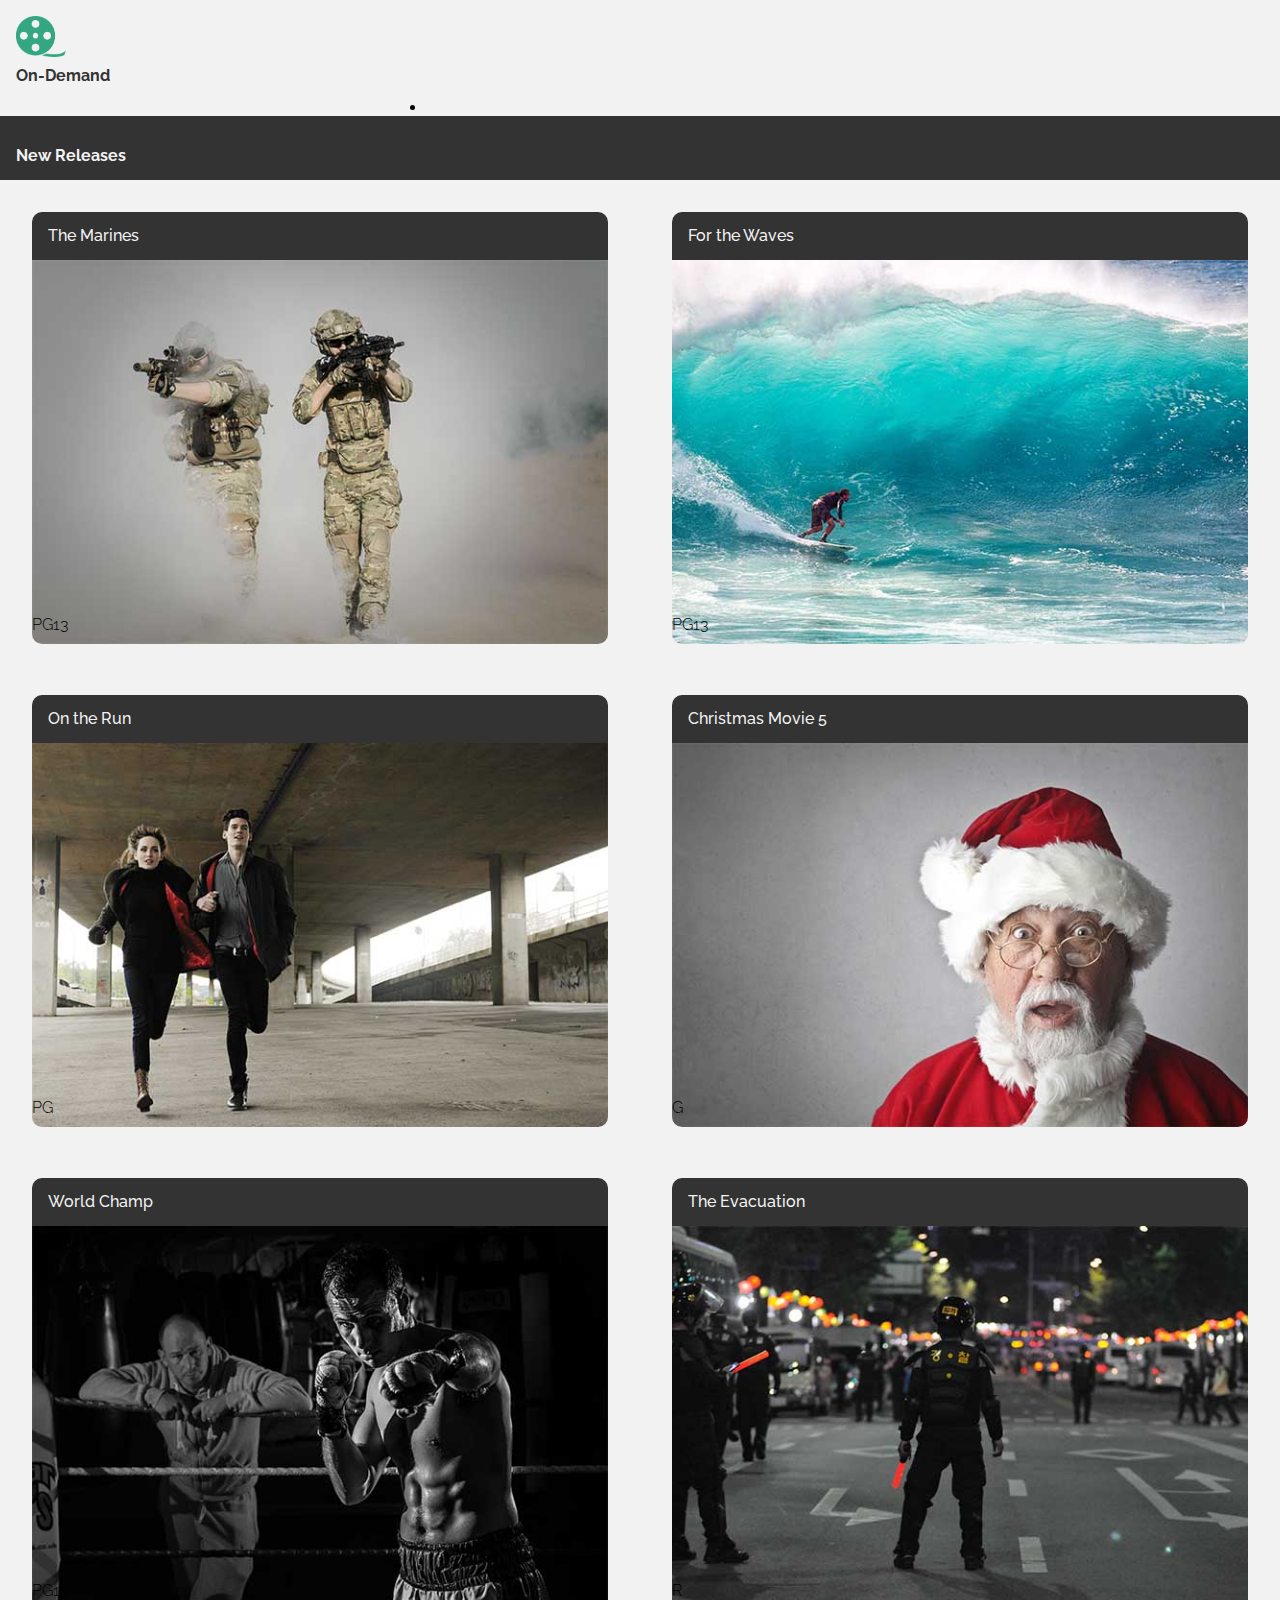
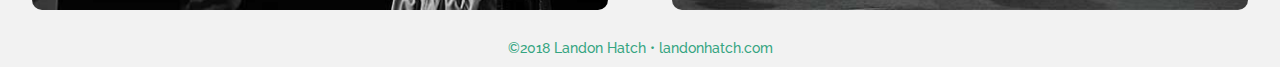
<file: index.html>
<!doctype html>
<html lang="en">
<head>
<meta charset="utf-8">

<title>On-Demad | New Releases</title>


<!-- TELLS PHONES NOT TO LIE ABOUT THEIR WIDTH & stops the font from enlarging when a phone is turned sideways-->
<meta name="viewport" content="width=device-width, initial-scale=1, maximum-scale=1">

<!-- STYLE SHEETS -->
<link href="css/styles.css" rel="stylesheet">
<link href="https://fonts.googleapis.com/css?family=Raleway:300,500" rel="stylesheet">
<link rel="stylesheet" href="https://use.fontawesome.com/releases/v5.5.0/css/all.css" integrity="sha384-B4dIYHKNBt8Bc12p+WXckhzcICo0wtJAoU8YZTY5qE0Id1GSseTk6S+L3BlXeVIU" crossorigin="anonymous">

     
</head>
<body>
<!-- HEADER STARTS HERE -->
	<header>
        <div class="header-div">
            <figure>
            <img src="images/logo.png"/>
            </figure>
            <h1>On-Demand</h1>
        </div>
    </header>
    
    
    
<!-- MAIN STARTS HERE -->
	<main class="clearfix">
        <div id="main-div">
            
            <div class="nav">
                <div class="dropdown">
                            <a class="dropbtn active"><i class="fas fa-film"></i></a>
                                <div class="dropdown-content">
                                    <a href="#">Action</a>
                                    <a href="#">Animation</a>
                                    <a href="#">Chick Flicks</a>
                                    <a href="#">Comedy</a>
                                    <a href="#">Documentary</a>
                                    <a href="#">Drama</a>
                                    <a href="#">History</a>
                                    <a href="#">Horror</a>
                                    <a href="index.html" class="active2">New Releases</a>
                                    <a href="#">Sports</a>
                                </div>
                        </div>
            <ul>
                <li>
                    <a href="search.html"><i class="fas fa-search"></i></a>
                    <a href="account.html"><i class="fas fa-user"></i></a>

                </li>
            </ul>
            </div> <!--end nav-->
            
            <h2>New Releases</h2>
            
            <div class="cards-grid">
           
<div class="card" id="card-1">
    <figure>
        <figcaption>The Marines</figcaption>
        <img src="images/movie1.jpg" alt="hotel">
        <p><i class="fas fa-play-circle"></i></p>
    </figure>
    
    <div class="container">
    <span>PG13</span>
    </div>

</div>
                
<div class="card" id="card-1">
    <figure>
        <figcaption>For the Waves</figcaption>
        <img src="images/movie2.jpg" alt="hotel">
        <p><i class="fas fa-play-circle"></i></p>
    </figure>
    
    <div class="container">
    <span>PG13</span>
    </div>

</div>

<div class="card" id="card-1">
    <figure>
        <figcaption>On the Run</figcaption>
        <img src="images/movie3.jpg" alt="hotel">
        <p><i class="fas fa-play-circle"></i></p>
    </figure>
    
    <div class="container">
    <span>PG</span>
    </div>

</div>
                
<div class="card" id="card-1">
    <figure>
        <figcaption>Christmas Movie 5</figcaption>
        <img src="images/movie4.jpg" alt="hotel">
        <p><i class="fas fa-play-circle"></i></p>
    </figure>
    
    <div class="container">
    <span>G</span>
    </div>

</div>
                
<div class="card" id="card-1">
    <figure>
        <figcaption>World Champ</figcaption>
        <img src="images/movie5.jpg" alt="hotel">
        <p><i class="fas fa-play-circle"></i></p>
    </figure>
    
    <div class="container">
    <span>PG13</span>
    </div>

</div>
                
<div class="card" id="card-1">
    <figure>
        <figcaption>The Evacuation</figcaption>
        <img src="images/movie6.jpg" alt="hotel">
        <p><i class="fas fa-play-circle"></i></p>
    </figure>
    
    <div class="container">
    <span>R</span>
    </div>

</div>
            
       

            </div> <!-- end grid -->
        </div> <!-- end main div -->
        </main>
    


        <!-- FOOTER STARTS HERE -->  
    <div class="footer-div">
    <footer>
    <p id="footer-text">©2018 Landon Hatch • <a href="www.landonhatch.com">landonhatch.com</a></p>
    </footer>
    </div>
    

    <script src="js/main.js"></script>
    
    
</body>    
</html>
</file>
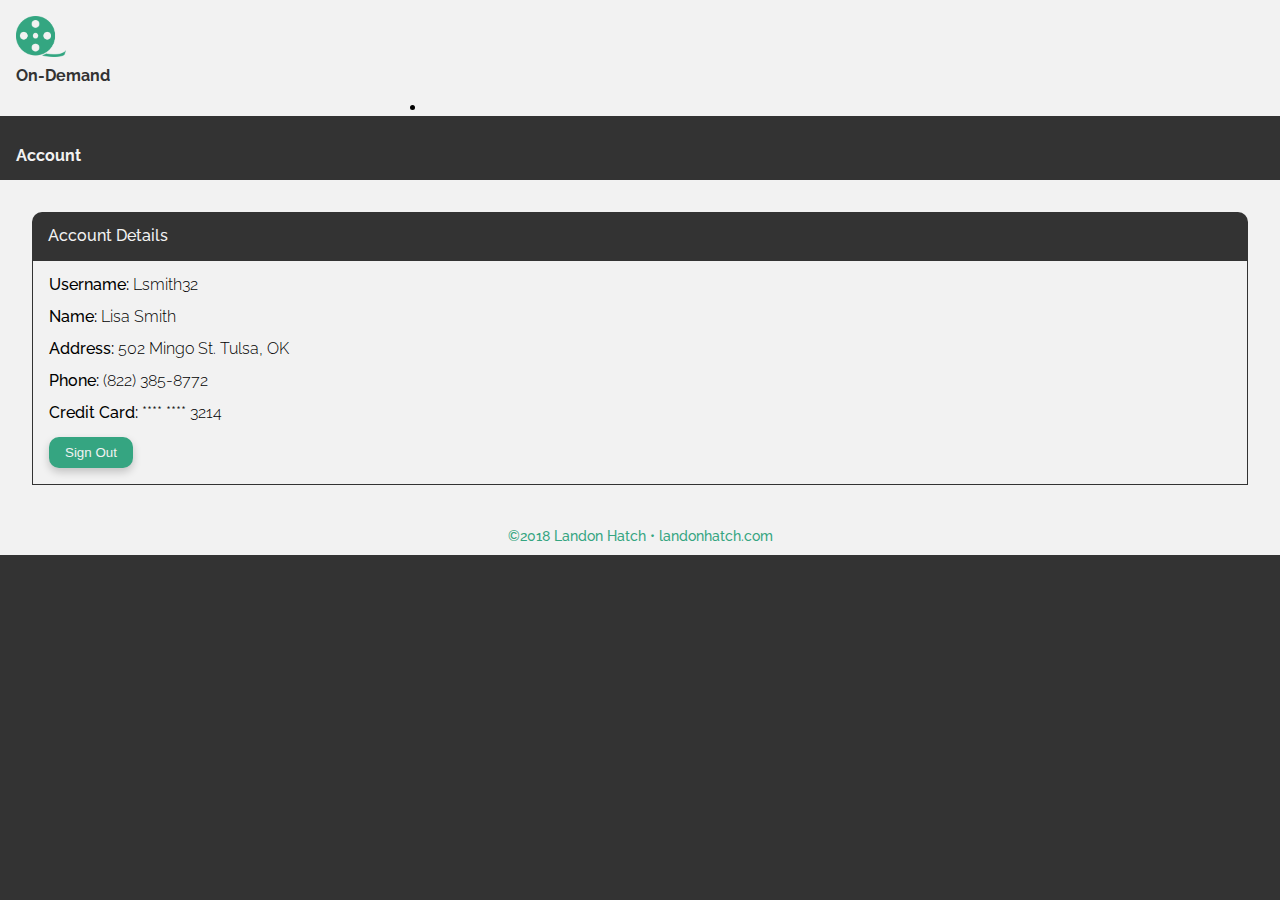
<file: account.html>
<!doctype html>
<html lang="en">
<head>
<meta charset="utf-8">

<title>On-Demad | Account</title>


<!-- TELLS PHONES NOT TO LIE ABOUT THEIR WIDTH & stops the font from enlarging when a phone is turned sideways-->
<meta name="viewport" content="width=device-width, initial-scale=1, maximum-scale=1">

<!-- STYLE SHEETS -->
<link href="css/account.css" rel="stylesheet">
<link href="https://fonts.googleapis.com/css?family=Raleway:300,500" rel="stylesheet">
<link rel="stylesheet" href="https://use.fontawesome.com/releases/v5.5.0/css/all.css" integrity="sha384-B4dIYHKNBt8Bc12p+WXckhzcICo0wtJAoU8YZTY5qE0Id1GSseTk6S+L3BlXeVIU" crossorigin="anonymous">

     
</head>
<body>
<!-- HEADER STARTS HERE -->
	<header>
        <div class="header-div">
            <figure>
            <img src="images/logo.png"/>
            </figure>
            <h1>On-Demand</h1>
        </div>
    </header>
    
    
    
<!-- MAIN STARTS HERE -->
	<main class="clearfix">
        <div id="main-div">
            
            <div class="nav">
                <div class="dropdown">
                            <a class="dropbtn"><i class="fas fa-film"></i></a>
                                <div class="dropdown-content">
                                    <a href="#">Action</a>
                                    <a href="#">Animation</a>
                                    <a href="#">Chick Flicks</a>
                                    <a href="#">Comedy</a>
                                    <a href="#">Documentary</a>
                                    <a href="#">Drama</a>
                                    <a href="#">History</a>
                                    <a href="#">Horror</a>
                                    <a href="index.html">New Releases</a>
                                    <a href="#">Sports</a>
                                </div>
                        </div>
            <ul>
                <li>
                    <a href="search.html"><i class="fas fa-search"></i></a>
                    <a href="account.html" class="active"><i class="fas fa-user"></i></a>

                </li>
            </ul>
            </div> <!--end nav-->
            
            <h2>Account</h2>
            
            <div class="cards-grid">
           
<div class="card" id="card-1">
    <div class="customer-name">
        Account Details
    </div>
    
    <div class="container">
        <label><span class="key">Username:</span><span> Lsmith32</span></label><br><br>
        <label><span class="key">Name:</span><span> Lisa Smith</span></label><br><br>
        <label><span class="key">Address:</span><span> 502 Mingo St. Tulsa, OK</span></label><br><br>
        <label><span class="key">Phone:</span><span> (822) 385-8772</span></label><br><br>
        <label><span class="key">Credit Card:</span><span> **** **** 3214</span></label><br><br>
        <button>Sign Out</button>
    </div>

</div>
            
       

            </div> <!-- end grid -->
        </div> <!-- end main div -->
        </main>
    


        <!-- FOOTER STARTS HERE -->  
    <div class="footer-div">
    <footer>
    <p id="footer-text">©2018 Landon Hatch • <a href="www.landonhatch.com">landonhatch.com</a></p>
    </footer>
    </div>
    

    <script src="js/main.js"></script>
    
    
</body>    
</html>
</file>
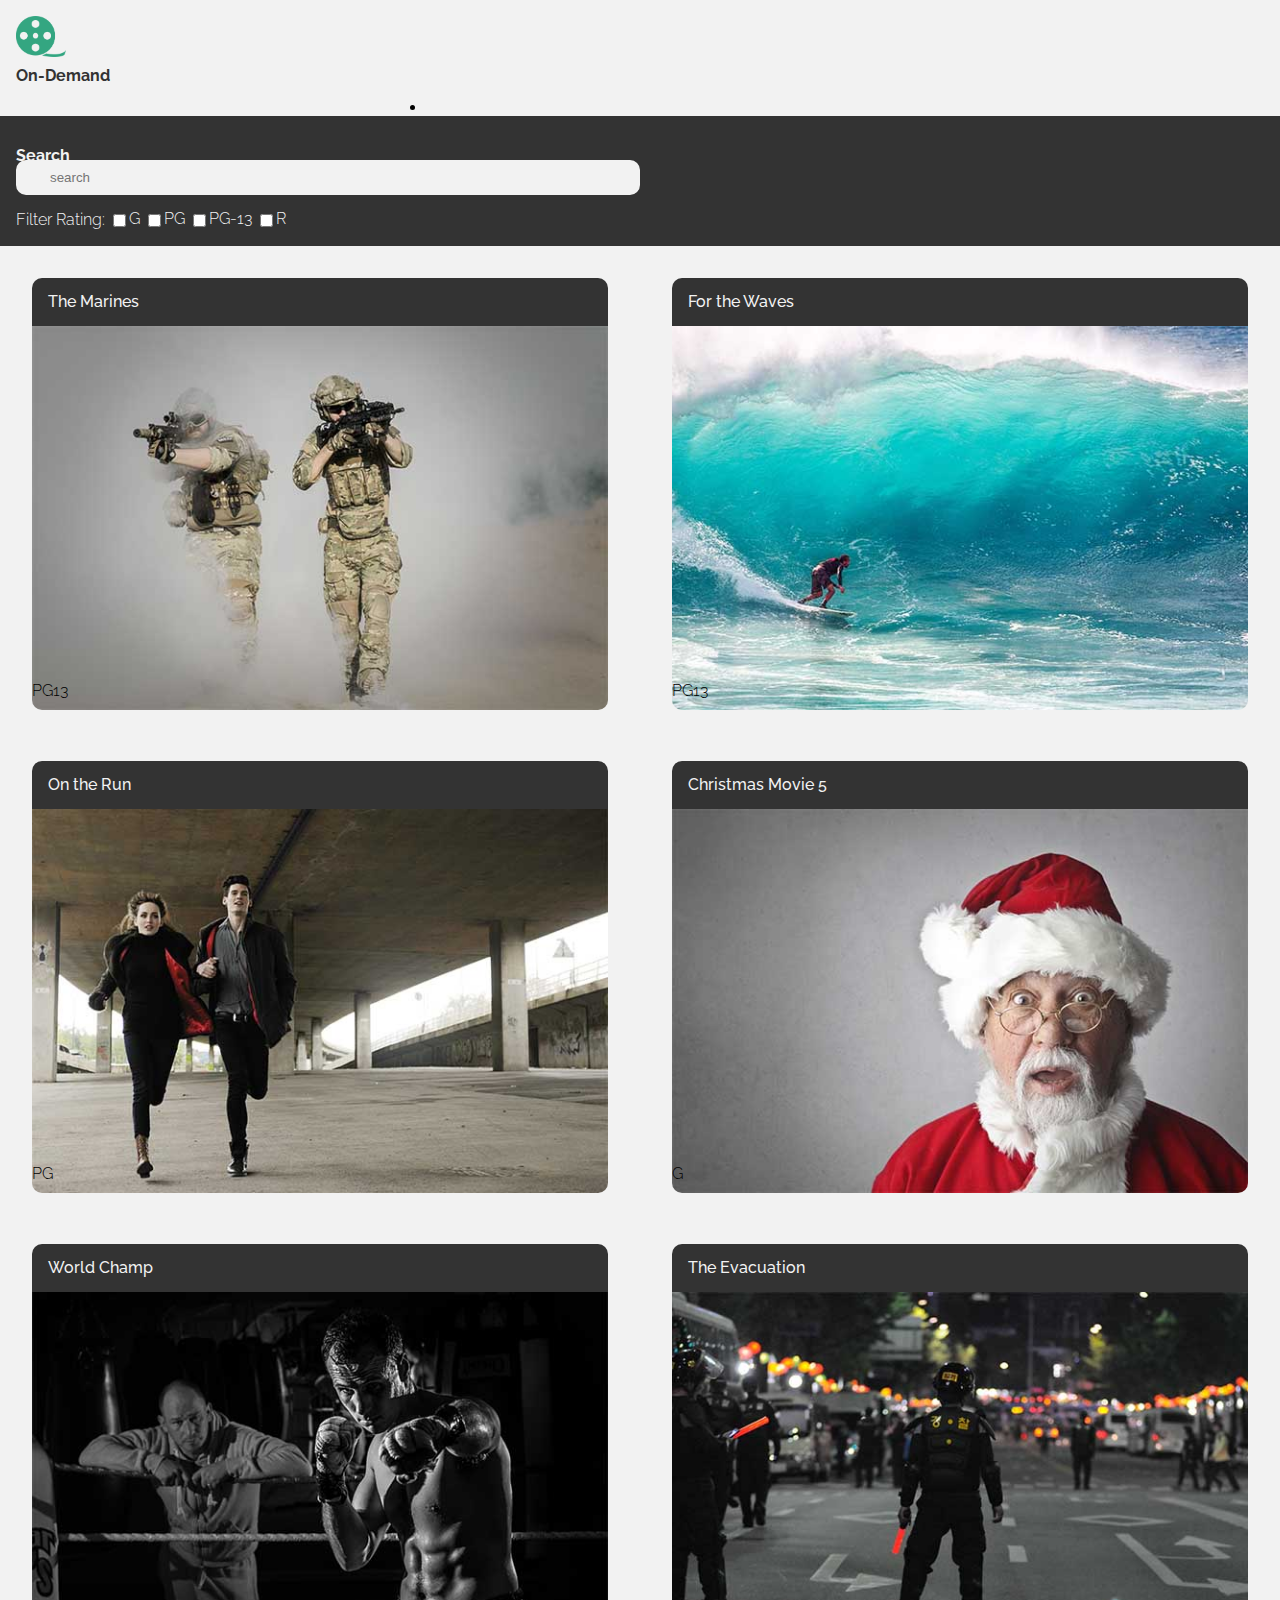
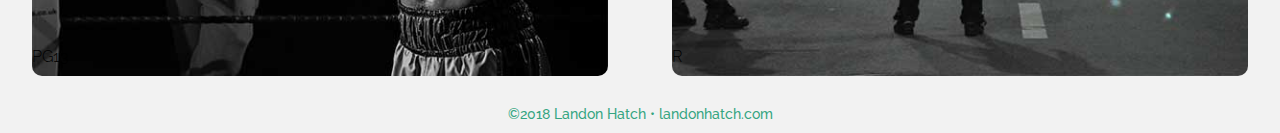
<file: search.html>
<!doctype html>
<html lang="en">
<head>
<meta charset="utf-8">

<title>On-Demand | Search</title>


<!-- TELLS PHONES NOT TO LIE ABOUT THEIR WIDTH & stops the font from enlarging when a phone is turned sideways-->
<meta name="viewport" content="width=device-width, initial-scale=1, maximum-scale=1">

<!-- STYLE SHEETS -->
<link href="css/search.css" rel="stylesheet">
<link href="https://fonts.googleapis.com/css?family=Raleway:300,500" rel="stylesheet">
<link rel="stylesheet" href="https://use.fontawesome.com/releases/v5.5.0/css/all.css" integrity="sha384-B4dIYHKNBt8Bc12p+WXckhzcICo0wtJAoU8YZTY5qE0Id1GSseTk6S+L3BlXeVIU" crossorigin="anonymous">

     
</head>
<body>
<!-- HEADER STARTS HERE -->
	<header>
        <div class="header-div">
            <figure>
            <img src="images/logo.png"/>
            </figure>
            <h1>On-Demand</h1>
        </div>
    </header>
    
    
    
<!-- MAIN STARTS HERE -->
	<main class="clearfix">
        <div id="main-div">
            
            <div class="nav">
                <div class="dropdown">
                            <a class="dropbtn"><i class="fas fa-film"></i></a>
                                <div class="dropdown-content">
                                    <a href="#">Action</a>
                                    <a href="#">Animation</a>
                                    <a href="#">Chick Flicks</a>
                                    <a href="#">Comedy</a>
                                    <a href="#">Documentary</a>
                                    <a href="#">Drama</a>
                                    <a href="#">History</a>
                                    <a href="#">Horror</a>
                                    <a href="index.html">New Releases</a>
                                    <a href="#">Sports</a>
                                </div>
                        </div>
            <ul>
                <li>
                    <a href="search.html" class="active"><i class="fas fa-search"></i></a>
                    <a href="account.html"><i class="fas fa-user"></i></a>

                </li>
            </ul>
            </div> <!--end nav-->
            
            <h2>Search</h2>
            
            <div class="search">
                <i class="fas fa-search"></i>
                <input type="text" placeholder="search"/>
            </div>
            
            <div class="checkbox">
                <span>Filter Rating:</span>
                <label class="container"><input type="checkbox" name="rating" value="Bike">G</label>
                <label class="container"><input type="checkbox" name="rating" value="Bike">PG</label>
                <label class="container"><input type="checkbox" name="rating" value="Bike">PG-13</label>
                <label class="container"><input type="checkbox" name="rating" value="Bike">R</label>
            </div>
            
            <div class="cards-grid">
           
<div class="card" id="card-1">
    <figure>
        <figcaption>The Marines</figcaption>
        <img src="images/movie1.jpg" alt="hotel">
        <p><i class="fas fa-play-circle"></i></p>
    </figure>
    
    <div class="container">
    <span>PG13</span>
    </div>

</div>
                
<div class="card" id="card-1">
    <figure>
        <figcaption>For the Waves</figcaption>
        <img src="images/movie2.jpg" alt="hotel">
        <p><i class="fas fa-play-circle"></i></p>
    </figure>
    
    <div class="container">
    <span>PG13</span>
    </div>

</div>

<div class="card" id="card-1">
    <figure>
        <figcaption>On the Run</figcaption>
        <img src="images/movie3.jpg" alt="hotel">
        <p><i class="fas fa-play-circle"></i></p>
    </figure>
    
    <div class="container">
    <span>PG</span>
    </div>

</div>
                
<div class="card" id="card-1">
    <figure>
        <figcaption>Christmas Movie 5</figcaption>
        <img src="images/movie4.jpg" alt="hotel">
        <p><i class="fas fa-play-circle"></i></p>
    </figure>
    
    <div class="container">
    <span>G</span>
    </div>

</div>
                
<div class="card" id="card-1">
    <figure>
        <figcaption>World Champ</figcaption>
        <img src="images/movie5.jpg" alt="hotel">
        <p><i class="fas fa-play-circle"></i></p>
    </figure>
    
    <div class="container">
    <span>PG13</span>
    </div>

</div>
                
<div class="card" id="card-1">
    <figure>
        <figcaption>The Evacuation</figcaption>
        <img src="images/movie6.jpg" alt="hotel">
        <p><i class="fas fa-play-circle"></i></p>
    </figure>
    
    <div class="container">
    <span>R</span>
    </div>

</div>
            
       

            </div> <!-- end grid -->
        </div> <!-- end main div -->
        </main>
    


        <!-- FOOTER STARTS HERE -->  
    <div class="footer-div">
    <footer>
    <p id="footer-text">©2018 Landon Hatch • <a href="www.landonhatch.com">landonhatch.com</a></p>
    </footer>
    </div>
    

    <script src="js/main.js"></script>
    
    
</body>    
</html>
</file>
<file: css/styles.css>
html,body,div,span,object,iframe,h1,h2,h3,h4,h5,h6,p,blockquote,pre,abbr,address,cite,code,del,dfn,em,img,ins,kbd,q,samp,small,strong,sub,sup,var,b,i,dl,dt,dd,ol,ul,li,fieldset,form,label,legend,table,caption,tbody,tfoot,thead,tr,th,td,article,aside,canvas,details,figcaption,figure,footer,header,hgroup,menu,nav,section,summary,time,mark,audio,video{margin:0;padding:0;border:0;outline:0;font-size:100%;vertical-align:baseline;background:transparent}body{line-height:1}article,aside,details,figcaption,figure,footer,header,hgroup,menu,nav,section{display:block}nav ul{list-style:none}blockquote,q{quotes:none}blockquote:before,blockquote:after,q:before,q:after{content:'';content:none}a{margin:0;padding:0;font-size:100%;vertical-align:baseline;background:transparent}ins{background-color:#ff9;color:#000;text-decoration:none}mark{background-color:#ff9;color:#000;font-style:italic;font-weight:bold}del{text-decoration:line-through}abbr[title],dfn[title]{border-bottom:1px dotted;cursor:help}table{border-collapse:collapse;border-spacing:0}hr{display:block;height:1px;border:0;border-top:1px solid #cccccc;margin:1em 0;padding:0}input,select{vertical-align:middle}html{-webkit-text-size-adjust:100%;-ms-text-size-adjust:100%}*{-moz-box-sizing:border-box;-webkit-box-sizing:border-box;box-sizing:border-box}body{font-family:"Raleway",sans-serif;font-size:16px;font-weight:300;min-height:100%;width:100%;background:#333}body h2{color:#f2f2f2;margin-bottom:1rem;margin-left:1rem}header{background:#f2f2f2}header .header-div{padding:1rem}header .header-div figure{width:50px}header .header-div figure img{width:100%}header .header-div figure:hover{cursor:pointer}header .header-div h1:hover{cursor:pointer}header h1{margin-top:.5rem;color:#333}main{width:100%}main #main-div .nav{position:sticky;top:0;z-index:1;margin-bottom:2rem}main #main-div .nav ul a{display:block;float:left;width:33.333%;padding:.5rem;background:#f2f2f2;text-align:center;font-size:1rem}main #main-div .nav ul a i{font-size:1rem;color:#333}main #main-div .nav ul a:hover{cursor:pointer}main #main-div .nav ul a:hover i{color:#888889}main #main-div .nav .dropbtn{display:block;float:left;width:100%;background:#f2f2f2;color:#333;text-align:center;border:none;padding:.5rem;text-align:center;font-size:1rem}main #main-div .nav .dropbtn i{font-size:1rem;color:#f2f2f2;margin:0}main #main-div .nav .dropdown{display:block;float:left;width:33.333%;padding:0}main #main-div .nav .dropdown-content{display:none;position:absolute;top:2rem;background-color:#f1f1f1;min-width:160px;box-shadow:0px 8px 16px 0px rgba(0,0,0,0.2);z-index:1}main #main-div .nav .dropdown-content a{color:black;padding:12px 16px;text-decoration:none;display:block}main #main-div .nav .dropdown-content a:hover{background-color:#888889}main #main-div .nav .dropdown:hover .dropdown-content{display:block}main #main-div .nav .dropdown:hover .dropbtn i{color:#888889}main #main-div .nav .active i{color:#35A581}main #main-div .nav .active2{background:#35A581}main #main-div .card{transition:0.3s;background:#f2f2f2;padding-top:2rem;padding-right:2rem;padding-left:2rem}main #main-div .card figure img{border-bottom-left-radius:10px;border-bottom-right-radius:10px;width:100%}main #main-div .card figure figcaption{position:relative;bottom:0px;width:100%;border-top-left-radius:10px;border-top-right-radius:10px;padding:1rem;font-weight:500;color:#f2f2f2;background:#333}main #main-div .card figure p{text-align:center;position:relative;bottom:130px;font-size:40px;color:#f2f2f2;opacity:.75}main #main-div .card figure img:hover,main #main-div .card p i:hover{cursor:pointer}main #main-div .card .container{position:relative;bottom:30px}.footer-div footer{display:block;float:left;width:100%;background-color:#f2f2f2}.footer-div footer p{text-align:center;color:#35A581;padding:.75rem 0;font-size:.9rem;font-weight:500}.footer-div footer p a{color:#35A581;text-decoration:none}.clearfix:after{content:"";display:table;clear:both}@media only screen and (min-width: 35em){main #main-div .card{margin-bottom:0}main #main-div .cards-grid{display:grid;grid-template-columns:1fr 1fr;grid-column-gap:0;grid-row-gap:0}}
</file>
<file: css/account.css>
html,body,div,span,object,iframe,h1,h2,h3,h4,h5,h6,p,blockquote,pre,abbr,address,cite,code,del,dfn,em,img,ins,kbd,q,samp,small,strong,sub,sup,var,b,i,dl,dt,dd,ol,ul,li,fieldset,form,label,legend,table,caption,tbody,tfoot,thead,tr,th,td,article,aside,canvas,details,figcaption,figure,footer,header,hgroup,menu,nav,section,summary,time,mark,audio,video{margin:0;padding:0;border:0;outline:0;font-size:100%;vertical-align:baseline;background:transparent}body{line-height:1}article,aside,details,figcaption,figure,footer,header,hgroup,menu,nav,section{display:block}nav ul{list-style:none}blockquote,q{quotes:none}blockquote:before,blockquote:after,q:before,q:after{content:'';content:none}a{margin:0;padding:0;font-size:100%;vertical-align:baseline;background:transparent}ins{background-color:#ff9;color:#000;text-decoration:none}mark{background-color:#ff9;color:#000;font-style:italic;font-weight:bold}del{text-decoration:line-through}abbr[title],dfn[title]{border-bottom:1px dotted;cursor:help}table{border-collapse:collapse;border-spacing:0}hr{display:block;height:1px;border:0;border-top:1px solid #cccccc;margin:1em 0;padding:0}input,select{vertical-align:middle}html{-webkit-text-size-adjust:100%;-ms-text-size-adjust:100%}*{-moz-box-sizing:border-box;-webkit-box-sizing:border-box;box-sizing:border-box}body{font-family:"Raleway",sans-serif;font-size:16px;font-weight:300;min-height:100%;width:100%;background:#333}body h2{color:#f2f2f2;margin-bottom:1rem;margin-left:1rem}header{background:#f2f2f2}header .header-div{padding:1rem}header .header-div figure{width:50px}header .header-div figure img{width:100%}header .header-div figure:hover{cursor:pointer}header .header-div h1:hover{cursor:pointer}header h1{margin-top:.5rem;color:#333}main{width:100%}main #main-div .nav{position:sticky;top:0;z-index:1;margin-bottom:2rem}main #main-div .nav ul a{display:block;float:left;width:33.333%;padding:.5rem;background:#f2f2f2;text-align:center;font-size:1rem}main #main-div .nav ul a i{font-size:1rem;color:#333}main #main-div .nav ul a:hover{cursor:pointer}main #main-div .nav ul a:hover i{color:#888889}main #main-div .nav .dropbtn{display:block;float:left;width:100%;background:#f2f2f2;color:#333;text-align:center;border:none;padding:.5rem;text-align:center;font-size:1rem}main #main-div .nav .dropbtn i{font-size:1rem;color:#333;margin:0}main #main-div .nav .dropdown{display:block;float:left;width:33.333%;padding:0}main #main-div .nav .dropdown-content{display:none;position:absolute;top:2rem;background-color:#f1f1f1;min-width:160px;box-shadow:0px 8px 16px 0px rgba(0,0,0,0.2);z-index:1}main #main-div .nav .dropdown-content a{color:black;padding:12px 16px;text-decoration:none;display:block}main #main-div .nav .dropdown-content a:hover{background-color:#888889}main #main-div .nav .dropdown:hover .dropdown-content{display:block}main #main-div .nav .dropdown:hover .dropbtn i{color:#888889}main #main-div .nav .active i{color:#35A581}main #main-div .nav .active2{background:#35A581}main #main-div .card{transition:0.3s;background:#f2f2f2;padding:2rem}main #main-div .card .customer-name{position:relative;bottom:0px;width:100%;border-top-left-radius:10px;border-top-right-radius:10px;padding:1rem;font-weight:500;color:#f2f2f2;background:#333}main #main-div .card .container{padding:1rem;border:1px solid #333}main #main-div .card .container .key{font-weight:500}main #main-div .card .container button{background:#35A581;color:#f2f2f2;border:none;padding:.5rem;padding-left:1rem;padding-right:1rem;box-shadow:0 4px 8px 0 rgba(0,0,0,0.2);border-radius:10px}main #main-div .card .container button:hover{cursor:pointer;box-shadow:0 8px 16px 0 rgba(0,0,0,0.2)}.footer-div footer{display:block;float:left;width:100%;background-color:#f2f2f2}.footer-div footer p{text-align:center;color:#35A581;padding:.75rem 0;font-size:.9rem;font-weight:500}.footer-div footer p a{color:#35A581;text-decoration:none}.clearfix:after{content:"";display:table;clear:both}@media only screen and (min-width: 35em){main #main-div .card{margin-bottom:0}main #main-div .cards-grid{display:grid;grid-template-columns:1fr;grid-column-gap:0;grid-row-gap:0}}
</file>
<file: css/search.css>
html,body,div,span,object,iframe,h1,h2,h3,h4,h5,h6,p,blockquote,pre,abbr,address,cite,code,del,dfn,em,img,ins,kbd,q,samp,small,strong,sub,sup,var,b,i,dl,dt,dd,ol,ul,li,fieldset,form,label,legend,table,caption,tbody,tfoot,thead,tr,th,td,article,aside,canvas,details,figcaption,figure,footer,header,hgroup,menu,nav,section,summary,time,mark,audio,video{margin:0;padding:0;border:0;outline:0;font-size:100%;vertical-align:baseline;background:transparent}body{line-height:1}article,aside,details,figcaption,figure,footer,header,hgroup,menu,nav,section{display:block}nav ul{list-style:none}blockquote,q{quotes:none}blockquote:before,blockquote:after,q:before,q:after{content:'';content:none}a{margin:0;padding:0;font-size:100%;vertical-align:baseline;background:transparent}ins{background-color:#ff9;color:#000;text-decoration:none}mark{background-color:#ff9;color:#000;font-style:italic;font-weight:bold}del{text-decoration:line-through}abbr[title],dfn[title]{border-bottom:1px dotted;cursor:help}table{border-collapse:collapse;border-spacing:0}hr{display:block;height:1px;border:0;border-top:1px solid #cccccc;margin:1em 0;padding:0}input,select{vertical-align:middle}html{-webkit-text-size-adjust:100%;-ms-text-size-adjust:100%}*{-moz-box-sizing:border-box;-webkit-box-sizing:border-box;box-sizing:border-box}body{font-family:"Raleway",sans-serif;font-size:16px;font-weight:300;min-height:100%;width:100%;background:#333;position:absolute}body h2{color:#f2f2f2;margin-bottom:1rem;margin-left:1rem}header{background:#f2f2f2}header .header-div{padding:1rem}header .header-div figure{width:50px}header .header-div figure img{width:100%}header .header-div figure:hover{cursor:pointer}header .header-div h1:hover{cursor:pointer}header h1{margin-top:.5rem;color:#333}main{width:100%}main #main-div .nav{position:sticky;top:0;z-index:1;margin-bottom:2rem}main #main-div .nav ul a{display:block;float:left;width:33.333%;padding:.5rem;background:#f2f2f2;text-align:center;font-size:1rem}main #main-div .nav ul a i{font-size:1rem;color:#333}main #main-div .nav ul a:hover{cursor:pointer}main #main-div .nav ul a:hover i{color:#888889}main #main-div .nav .dropbtn{display:block;float:left;width:100%;background:#f2f2f2;text-align:center;border:none;padding:.5rem;text-align:center;font-size:1rem}main #main-div .nav .dropbtn i{font-size:1rem;color:#333;margin:0}main #main-div .nav .dropdown{display:block;float:left;width:33.333%;padding:0}main #main-div .nav .dropdown-content{display:none;position:absolute;top:2rem;background-color:#f1f1f1;min-width:160px;box-shadow:0px 8px 16px 0px rgba(0,0,0,0.2);z-index:1}main #main-div .nav .dropdown-content a{color:black;padding:12px 16px;text-decoration:none;display:block}main #main-div .nav .dropdown-content a:hover{background-color:#888889}main #main-div .nav .dropdown:hover .dropdown-content{display:block}main #main-div .nav .dropdown:hover .dropbtn i{color:#888889}main #main-div .nav .active i{color:#35A581}main #main-div .nav .active2{background:#35A581}main #main-div .search{margin:1rem;margin-top:-20px}main #main-div .search i{position:relative;top:26px;left:.5rem}main #main-div .search i:hover{cursor:pointer}main #main-div .search input{padding-top:.5rem;padding-bottom:.5rem;padding-left:2rem;width:100%;background:#f2f2f2;border-radius:10px;border:2px solid #f2f2f2}main #main-div .checkbox{color:#f2f2f2;text-align:center;margin-bottom:1rem}main #main-div .checkbox label:hover{cursor:pointer}main #main-div .checkbox input:hover{cursor:pointer}main #main-div .card{transition:0.3s;background:#f2f2f2;padding-top:2rem;padding-right:2rem;padding-left:2rem}main #main-div .card figure img{border-bottom-left-radius:10px;border-bottom-right-radius:10px;width:100%}main #main-div .card figure figcaption{position:relative;bottom:0px;width:100%;border-top-left-radius:10px;border-top-right-radius:10px;padding:1rem;font-weight:500;color:#f2f2f2;background:#333}main #main-div .card figure p{text-align:center;position:relative;bottom:130px;font-size:40px;color:#f2f2f2;opacity:.75}main #main-div .card figure img:hover,main #main-div .card p i:hover{cursor:pointer}main #main-div .card .container{position:relative;bottom:30px}.footer-div footer{display:block;float:left;width:100%;background-color:#f2f2f2}.footer-div footer p{text-align:center;color:#35A581;padding:.75rem 0;font-size:.9rem;font-weight:500}.footer-div footer p a{color:#35A581;text-decoration:none}.clearfix:after{content:"";display:table;clear:both}@media only screen and (min-width: 35em){main #main-div .card{margin-bottom:0}main #main-div .cards-grid{display:grid;grid-template-columns:1fr 1fr;grid-column-gap:0;grid-row-gap:0}main #main-div .search{margin-right:50%}main #main-div .checkbox{text-align:left;margin-left:1rem}}
</file>
